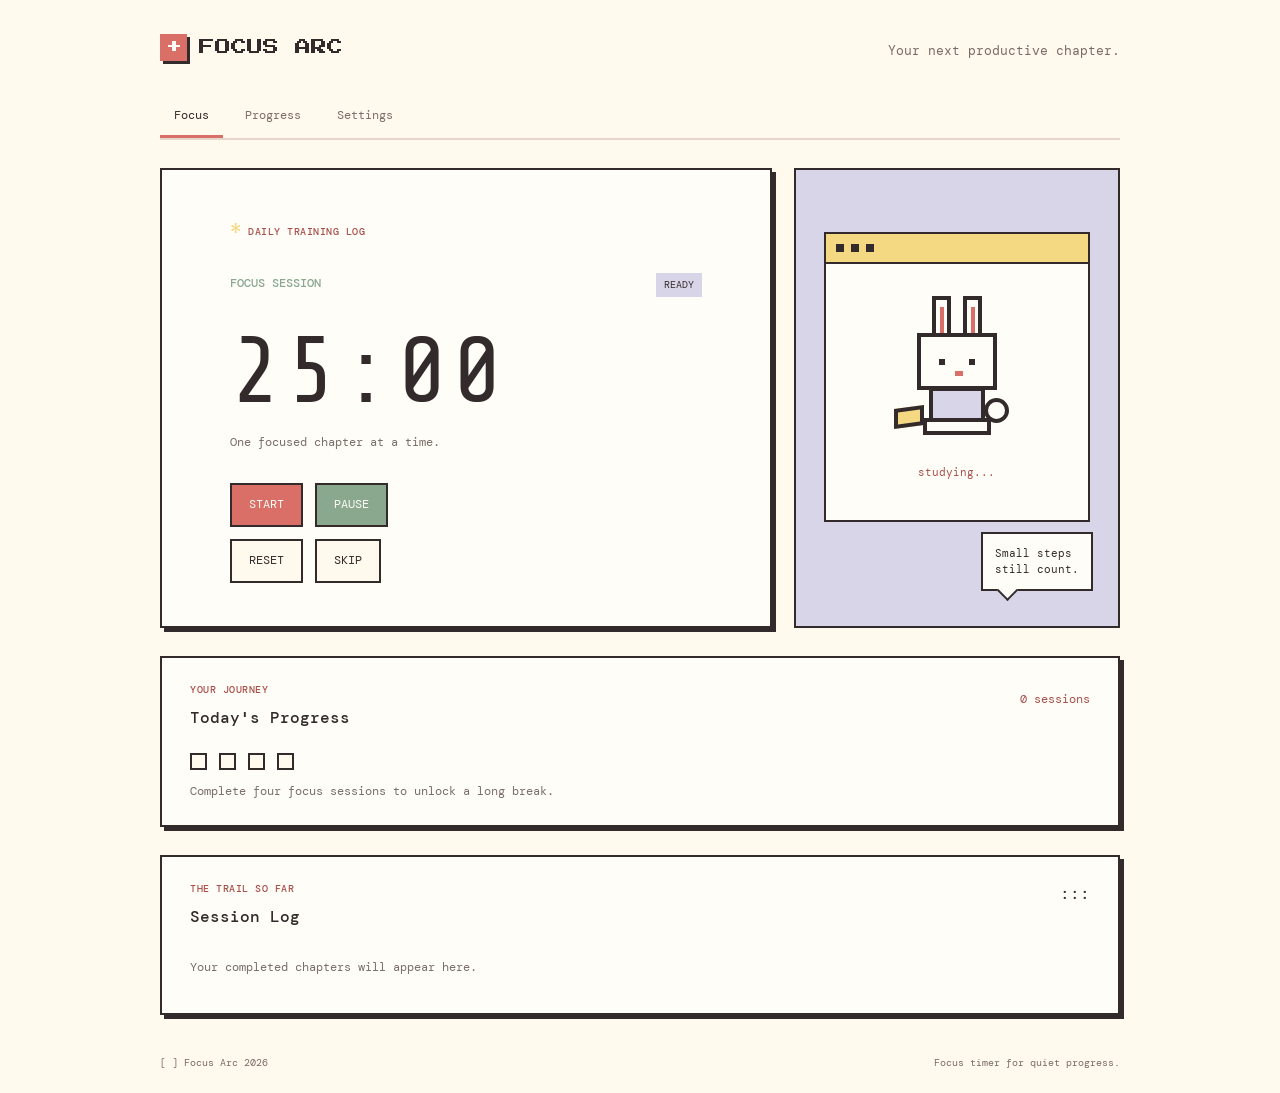
<file: index.html>
<!DOCTYPE html>
<html lang="en">
<head>
  <meta charset="UTF-8">
  <meta name="viewport" content="width=device-width, initial-scale=1.0">
  <title>Focus Arc - Cute Pomodoro Study Timer</title>
  <meta name="description" content="Focus Arc is a simple Pomodoro study timer that helps you focus, take breaks, and build productive study sessions.">
  <link rel="canonical" href="https://focus-arc-orpin.vercel.app/">
  <meta property="og:title" content="Focus Arc - Cute Pomodoro Study Timer">
  <meta property="og:description" content="Your next productive chapter. A cozy focus timer for steady study sessions.">
  <meta property="og:type" content="website">
  <meta property="og:url" content="https://focus-arc-orpin.vercel.app/">
  <link rel="icon" href="favicon.svg" type="image/svg+xml">
  <link rel="stylesheet" href="style.css">
  <script defer src="script.js"></script>
</head>
<body>
  <main class="app-shell">
    <header class="site-header">
      <a class="brand" href="index.html" aria-label="Focus Arc home">
        <span class="brand-mark" aria-hidden="true">+</span>
        <span>FOCUS ARC</span>
      </a>
      <p class="tagline">Your next productive chapter.</p>
    </header>

    <nav class="main-nav" aria-label="Main navigation">
      <button class="nav-button active" type="button" data-view="focus-view">Focus</button>
      <button class="nav-button" type="button" data-view="progress-view">Progress</button>
      <button class="nav-button" type="button" data-view="settings-view">Settings</button>
    </nav>

    <section id="focus-view" class="app-view active-view" aria-labelledby="timer-heading">
      <div class="workspace">
      <div class="timer-panel">
        <div class="panel-kicker"><span class="spark" aria-hidden="true">*</span> DAILY TRAINING LOG</div>
        <div class="mode-row">
          <p id="mode-label" class="mode-label">FOCUS SESSION</p>
          <p id="status-label" class="status-label">READY</p>
        </div>
        <h1 id="timer-heading" class="timer" aria-live="polite">25:00</h1>
        <p id="timer-help" class="timer-help">One focused chapter at a time.</p>
        <div class="timer-actions primary-actions">
          <button id="start-button" class="button button-primary" type="button">START</button>
          <button id="pause-button" class="button button-secondary" type="button">PAUSE</button>
        </div>
        <div class="timer-actions secondary-actions">
          <button id="reset-button" class="button button-quiet" type="button">RESET</button>
          <button id="skip-button" class="button button-quiet" type="button">SKIP</button>
        </div>
      </div>

      <aside class="companion-panel" aria-label="Focus companion">
        <div class="companion-window">
          <div class="window-top"><span></span><span></span><span></span></div>
          <div class="pixel-bunny" aria-hidden="true">
            <div class="bunny-ears"></div>
            <div class="bunny-head"><i></i><i></i><b></b></div>
            <div class="bunny-body"></div>
            <div class="bunny-paws"></div>
            <div class="bunny-tail"></div>
            <div class="bunny-laptop"></div>
          </div>
          <p id="companion-message" class="companion-message">studying...</p>
        </div>
        <div class="speech-bubble">Small steps<br>still count.</div>
      </aside>
      </div>

      <section class="progress-section" aria-labelledby="progress-heading">
      <div class="section-heading">
        <div>
          <p class="section-kicker">YOUR JOURNEY</p>
          <h2 id="progress-heading">Today's Progress</h2>
        </div>
        <p id="session-count" class="session-count">0 sessions</p>
      </div>
      <div id="progress-dots" class="progress-dots" aria-label="0 of 4 focus sessions completed in this arc"></div>
      <p id="progress-note" class="progress-note">Complete four focus sessions to unlock a long break.</p>
      </section>

      <section class="session-log-section" aria-labelledby="log-heading">
        <div class="section-heading">
          <div><p class="section-kicker">THE TRAIL SO FAR</p><h2 id="log-heading">Session Log</h2></div>
          <span class="settings-icon" aria-hidden="true">:::</span>
        </div>
        <div id="session-log" class="session-log"></div>
      </section>
    </section>

    <section id="progress-view" class="app-view" aria-labelledby="progress-view-heading" hidden>
      <div class="page-heading"><p class="section-kicker">A LITTLE LOOK BACK</p><h1 id="progress-view-heading">Progress</h1><p>Notice the chapters you have already written.</p></div>
      <div class="stats-grid">
        <article class="stat-card"><span>Today</span><strong id="today-sessions">0</strong><small>focus sessions</small></article>
        <article class="stat-card"><span>Focus time</span><strong id="today-focus-time">0m</strong><small>today</small></article>
        <article class="stat-card"><span>All time</span><strong id="total-sessions">0</strong><small>focus sessions</small></article>
        <article class="stat-card"><span>Day streak</span><strong id="day-streak">0</strong><small>days in a row</small></article>
      </div>
      <section class="data-section" aria-labelledby="activity-heading">
        <div class="section-heading"><div><p class="section-kicker">LAST SEVEN DAYS</p><h2 id="activity-heading">Activity Map</h2></div></div>
        <div id="activity-map" class="activity-map"></div>
      </section>
      <section class="data-section" aria-labelledby="weekly-heading">
        <div class="section-heading"><div><p class="section-kicker">THIS WEEK</p><h2 id="weekly-heading">Weekly Focus</h2></div></div>
        <div id="weekly-chart" class="weekly-chart"></div>
      </section>
    </section>

    <section id="settings-view" class="app-view" aria-labelledby="settings-heading" hidden>
      <div class="page-heading"><p class="section-kicker">MAKE IT YOURS</p><h1 id="settings-heading">Settings</h1><p>Keep your arc comfortable and focused.</p></div>
      <section class="settings-section">
      <div class="section-heading">
        <div>
          <p class="section-kicker">MAKE IT YOURS</p>
          <h2 id="settings-heading">Timer Settings</h2>
        </div>
        <span class="settings-icon" aria-hidden="true">///</span>
      </div>
      <form id="settings-form" class="settings-form">
        <div class="input-group">
          <label for="focus-duration">Focus <span>(minutes)</span></label>
          <input id="focus-duration" name="focusDuration" type="number" min="1" max="180" required>
        </div>
        <div class="input-group">
          <label for="short-break-duration">Short break <span>(minutes)</span></label>
          <input id="short-break-duration" name="shortBreakDuration" type="number" min="1" max="60" required>
        </div>
        <div class="input-group">
          <label for="long-break-duration">Long break <span>(minutes)</span></label>
          <input id="long-break-duration" name="longBreakDuration" type="number" min="1" max="120" required>
        </div>
        <label class="toggle-row" for="sound-toggle"><span><strong>Sound</strong><small>Play a gentle chime when a mode ends.</small></span><input id="sound-toggle" type="checkbox"><span class="toggle-control" aria-hidden="true"></span></label>
        <button class="button button-save" type="submit">SAVE SETTINGS</button>
        <p id="settings-message" class="settings-message" role="status" aria-live="polite"></p>
      </form>
      </section>
    </section>

    <div class="mobile-nav-spacer" aria-hidden="true"></div>

    <footer class="site-footer">
      <p><span aria-hidden="true">[ ]</span> Focus Arc <span id="year"></span></p>
      <p>Focus timer for quiet progress.</p>
    </footer>
  </main>
</body>
</html>
</file>
<file: style.css>
@import url('https://fonts.googleapis.com/css2?family=DM+Mono:wght@400;500&family=Press+Start+2P&family=Share+Tech+Mono&display=swap');

:root {
  --cream: #fff9ee;
  --paper: #fffdf8;
  --ink: #332b2b;
  --muted: #796d69;
  --coral: #d96f67;
  --coral-dark: #a94f4a;
  --sage: #8aa88d;
  --butter: #f5d982;
  --lavender: #d9d5e9;
  --line: #e5d8ca;
  --pixel-shadow: 4px 4px 0 var(--ink);
  --body-font: 'DM Mono', 'Courier New', monospace;
  --pixel-font: 'Press Start 2P', 'Courier New', monospace;
}

* { box-sizing: border-box; }
html { min-width: 320px; }
body {
  margin: 0;
  color: var(--ink);
  background: var(--cream);
  font-family: var(--body-font);
  line-height: 1.6;
  background-image: radial-gradient(var(--line) 0.7px, transparent 0.7px);
  background-size: 18px 18px;
}
button, input { font: inherit; }
button { cursor: pointer; }
button:focus-visible, input:focus-visible, a:focus-visible { outline: 3px solid var(--coral); outline-offset: 3px; }

.app-shell { width: min(100% - 32px, 960px); margin: 0 auto; padding: 34px 0 22px; }
.site-header { display: flex; align-items: end; justify-content: space-between; gap: 20px; margin-bottom: 36px; }
.brand { color: var(--ink); display: inline-flex; gap: 12px; align-items: center; text-decoration: none; font-family: var(--pixel-font); font-size: clamp(0.7rem, 2vw, 1rem); letter-spacing: 0; }
.brand-mark { display: grid; place-items: center; width: 27px; height: 27px; color: var(--paper); background: var(--coral); box-shadow: 3px 3px 0 var(--ink); font-size: 1rem; }
.tagline { margin: 0; color: var(--muted); font-size: 0.8rem; }

.workspace { display: grid; grid-template-columns: minmax(0, 1.5fr) minmax(250px, 0.8fr); gap: 22px; align-items: stretch; }
.timer-panel, .progress-section, .settings-section { background: var(--paper); border: 2px solid var(--ink); box-shadow: var(--pixel-shadow); }
.timer-panel { min-height: 460px; padding: 38px clamp(22px, 6vw, 68px); display: flex; flex-direction: column; justify-content: center; }
.panel-kicker, .section-kicker { margin: 0; color: var(--coral-dark); font-size: 0.65rem; font-weight: 500; letter-spacing: 0.05em; }
.spark { color: var(--butter); font-size: 1.2rem; }
.mode-row { display: flex; justify-content: space-between; align-items: center; gap: 12px; margin-top: 28px; }
.mode-label { margin: 0; color: var(--sage); font-size: 0.72rem; font-weight: 500; }
.status-label { margin: 0; padding: 4px 8px; background: var(--lavender); font-size: 0.62rem; }
.timer { margin: 22px 0 8px; font-family: 'Share Tech Mono', var(--body-font); font-size: clamp(3rem, 10vw, 5.8rem); font-weight: 400; letter-spacing: 0.06em; line-height: 1.15; font-variant-numeric: tabular-nums; }
.timer-help, .progress-note { margin: 0; color: var(--muted); font-size: 0.76rem; }
.timer-actions { display: flex; flex-wrap: wrap; gap: 12px; }
.primary-actions { margin-top: 30px; }
.secondary-actions { margin-top: 12px; }
.button { min-height: 44px; padding: 9px 17px; border: 2px solid var(--ink); color: var(--ink); font-size: 0.72rem; transition: transform 120ms ease, box-shadow 120ms ease, background 120ms ease; }
.button:hover { transform: translate(-2px, -2px); box-shadow: 3px 3px 0 var(--ink); }
.button:active { transform: translate(0, 0); box-shadow: none; }
.button-primary { background: var(--coral); color: var(--paper); }
.button-secondary { background: var(--sage); color: var(--paper); }
.button-quiet { background: var(--cream); }
.button-save { background: var(--butter); white-space: nowrap; }

.companion-panel { position: relative; min-height: 460px; padding: 28px; background: var(--lavender); border: 2px solid var(--ink); overflow: hidden; }
.companion-window { position: absolute; inset: 62px 28px auto; height: 290px; border: 2px solid var(--ink); background: var(--paper); text-align: center; }
.window-top { display: flex; gap: 7px; padding: 10px; border-bottom: 2px solid var(--ink); background: var(--butter); }
.window-top span { width: 8px; height: 8px; background: var(--ink); }
.pixel-bunny { position: relative; width: 140px; height: 165px; margin: 30px auto 5px; }
.bunny-ears, .bunny-head, .bunny-body, .bunny-paws, .bunny-tail, .bunny-laptop { position: absolute; }
.bunny-ears { left: 45px; top: 2px; width: 19px; height: 52px; background: var(--paper); border: 4px solid var(--ink); box-shadow: 31px 0 0 -4px var(--paper), 31px 0 0 0 var(--ink); }
.bunny-ears::before, .bunny-ears::after { content: ''; position: absolute; left: 4px; top: 7px; width: 4px; height: 34px; background: var(--coral); }
.bunny-ears::after { left: 35px; }
.bunny-head { left: 30px; top: 39px; width: 80px; height: 57px; background: var(--paper); border: 4px solid var(--ink); }
.bunny-head i { position: absolute; top: 22px; width: 6px; height: 6px; background: var(--ink); }
.bunny-head i:first-child { left: 18px; } .bunny-head i:nth-child(2) { right: 18px; }
.bunny-head b { position: absolute; left: 34px; top: 34px; width: 8px; height: 5px; background: var(--coral); }
.bunny-body { left: 42px; top: 93px; width: 56px; height: 41px; background: var(--lavender); border: 4px solid var(--ink); }
.bunny-paws { left: 36px; top: 124px; width: 68px; height: 17px; background: var(--paper); border: 4px solid var(--ink); }
.bunny-tail { left: 97px; top: 104px; width: 25px; height: 25px; background: var(--paper); border: 4px solid var(--ink); border-radius: 50%; }
.bunny-laptop { left: 7px; top: 113px; width: 30px; height: 20px; background: var(--butter); border: 4px solid var(--ink); transform: skewY(-8deg); }
.pixel-bunny.break .bunny-body { transform: rotate(-8deg) translateY(4px); transform-origin: bottom center; }
.pixel-bunny.break .bunny-head { transform: rotate(-8deg) translate(-5px, 3px); }
.pixel-bunny.long-break .bunny-head { transform: translateY(8px); }
.pixel-bunny.long-break .bunny-body { transform: scaleY(0.76) translateY(16px); transform-origin: bottom; }
.pixel-bunny.long-break .bunny-ears { transform: rotate(65deg) translate(16px, 11px); transform-origin: bottom center; }
.pixel-bunny.completed { animation: bunny-hop 520ms ease-in-out; }
@keyframes bunny-hop { 50% { transform: translateY(-10px); } }
.companion-message { margin: 0; font-size: 0.7rem; color: var(--coral-dark); }
.speech-bubble { position: absolute; right: 25px; bottom: 35px; padding: 12px; background: var(--paper); border: 2px solid var(--ink); font-size: 0.66rem; line-height: 1.5; }
.speech-bubble::after { content: ''; position: absolute; bottom: -9px; left: 17px; width: 13px; height: 13px; background: var(--paper); border-right: 2px solid var(--ink); border-bottom: 2px solid var(--ink); transform: skew(0deg) rotate(45deg); }

.progress-section, .settings-section, .session-log-section, .data-section { margin-top: 28px; padding: 24px 28px; background: var(--paper); border: 2px solid var(--ink); box-shadow: var(--pixel-shadow); }
.main-nav { display: flex; gap: 8px; margin-bottom: 28px; border-bottom: 2px solid var(--line); }
.nav-button { border: 0; border-bottom: 3px solid transparent; padding: 10px 14px; color: var(--muted); background: transparent; font-size: 0.72rem; }
.nav-button.active, .nav-button:hover { color: var(--ink); border-bottom-color: var(--coral); }
.app-view { animation: appear 180ms ease-out; }
@keyframes appear { from { opacity: 0; transform: translateY(4px); } to { opacity: 1; transform: translateY(0); } }
.page-heading { margin: 6px 0 24px; } .page-heading h1 { margin: 7px 0; font-size: 1.45rem; font-weight: 500; } .page-heading p:last-child { margin: 0; color: var(--muted); font-size: 0.76rem; }
.session-log-section { margin-top: 28px; }
.session-log { display: grid; gap: 0; margin-top: 18px; }
.log-row { display: flex; justify-content: space-between; gap: 16px; padding: 10px 0; border-top: 1px dashed var(--line); font-size: 0.72rem; }
.log-row span:last-child { color: var(--muted); }
.empty-log { color: var(--muted); font-size: 0.72rem; }
.section-heading { display: flex; justify-content: space-between; align-items: start; gap: 18px; }
h2 { margin: 6px 0 0; font-size: 1rem; font-weight: 500; }
.session-count { margin: 9px 0 0; color: var(--coral-dark); font-size: 0.72rem; }
.progress-dots { display: flex; gap: 12px; margin: 22px 0 12px; }
.progress-dot { width: 17px; height: 17px; border: 2px solid var(--ink); background: var(--cream); }
.progress-dot.complete { background: var(--coral); }
.settings-form { display: grid; grid-template-columns: repeat(3, 1fr) auto; align-items: end; gap: 16px; margin-top: 22px; }
.input-group { display: grid; gap: 7px; }
.input-group label { font-size: 0.68rem; }
.input-group label span { color: var(--muted); }
.input-group input { width: 100%; min-height: 42px; padding: 8px 10px; border: 2px solid var(--line); background: var(--cream); color: var(--ink); }
.settings-message { grid-column: 1 / -1; min-height: 1.5em; margin: 0; color: var(--coral-dark); font-size: 0.68rem; }
.toggle-row { display: flex; align-items: center; justify-content: space-between; grid-column: 1 / -1; gap: 20px; padding: 12px 0; border-top: 1px dashed var(--line); cursor: pointer; }
.toggle-row strong, .toggle-row small { display: block; } .toggle-row strong { font-size: 0.72rem; font-weight: 500; } .toggle-row small { color: var(--muted); font-size: 0.65rem; }
.toggle-row input { position: absolute; opacity: 0; } .toggle-control { width: 40px; height: 22px; flex: 0 0 auto; border: 2px solid var(--ink); background: var(--line); } .toggle-control::after { content: ''; display: block; width: 14px; height: 14px; margin: 2px; background: var(--paper); transition: transform 120ms ease; } .toggle-row input:checked + .toggle-control { background: var(--sage); } .toggle-row input:checked + .toggle-control::after { transform: translateX(16px); }
.stats-grid { display: grid; grid-template-columns: repeat(4, 1fr); gap: 14px; } .stat-card { padding: 18px 14px; border: 2px solid var(--line); background: var(--paper); } .stat-card span, .stat-card small { display: block; color: var(--muted); font-size: 0.64rem; } .stat-card strong { display: block; margin: 10px 0 5px; font-family: var(--pixel-font); font-size: 1rem; font-weight: 400; }
.data-section { box-shadow: none; } .activity-map { display: grid; grid-template-columns: repeat(7, 1fr); gap: 8px; margin-top: 20px; } .activity-day { display: grid; gap: 7px; justify-items: center; color: var(--muted); font-size: 0.6rem; } .activity-square { width: 28px; height: 28px; border: 2px solid var(--ink); background: var(--cream); } .activity-square.level-1 { background: #d7cfee; } .activity-square.level-2 { background: #b9ade0; } .activity-square.level-3 { background: #9080bf; }
.weekly-chart { display: grid; gap: 10px; margin-top: 20px; } .bar-row { display: grid; grid-template-columns: 35px 1fr 48px; align-items: center; gap: 10px; color: var(--muted); font-size: 0.62rem; } .bar-track { height: 14px; background: var(--cream); border: 2px solid var(--line); } .bar-fill { height: 100%; min-width: 3px; background: var(--coral); } .bar-value { text-align: right; }
.mobile-nav-spacer { display: none; }
.site-footer { display: flex; justify-content: space-between; gap: 16px; margin-top: 40px; color: var(--muted); font-size: 0.62rem; }
.site-footer p { margin: 0; }

@media (max-width: 700px) {
  .app-shell { width: min(100% - 22px, 540px); padding-top: 22px; }
  .site-header { display: block; margin-bottom: 25px; }
  .tagline { margin-top: 14px; font-size: 0.7rem; }
  .workspace { grid-template-columns: 1fr; }
  .timer-panel, .companion-panel { min-height: 400px; }
  .timer-panel { padding: 28px 21px; }
  .companion-panel { min-height: 330px; }
  .companion-window { inset: 25px 22px auto; height: 235px; }
  .pixel-bunny { transform: scale(0.72); transform-origin: center top; margin-top: 18px; margin-bottom: -40px; }
  .speech-bubble { bottom: 22px; right: 28px; }
  .settings-form { grid-template-columns: 1fr 1fr; }
  .button-save { grid-column: 1 / -1; width: 100%; }
  .stats-grid { grid-template-columns: 1fr 1fr; }
  .main-nav { position: sticky; top: 0; z-index: 2; padding-top: 4px; background: var(--cream); }
}
@media (max-width: 420px) {
  .mode-row { align-items: start; flex-direction: column; gap: 8px; }
  .primary-actions .button { flex: 1; }
  .settings-form { grid-template-columns: 1fr; }
  .activity-map { gap: 3px; } .activity-square { width: 24px; height: 24px; }
  .site-footer { display: block; line-height: 2; }
}
</file>
